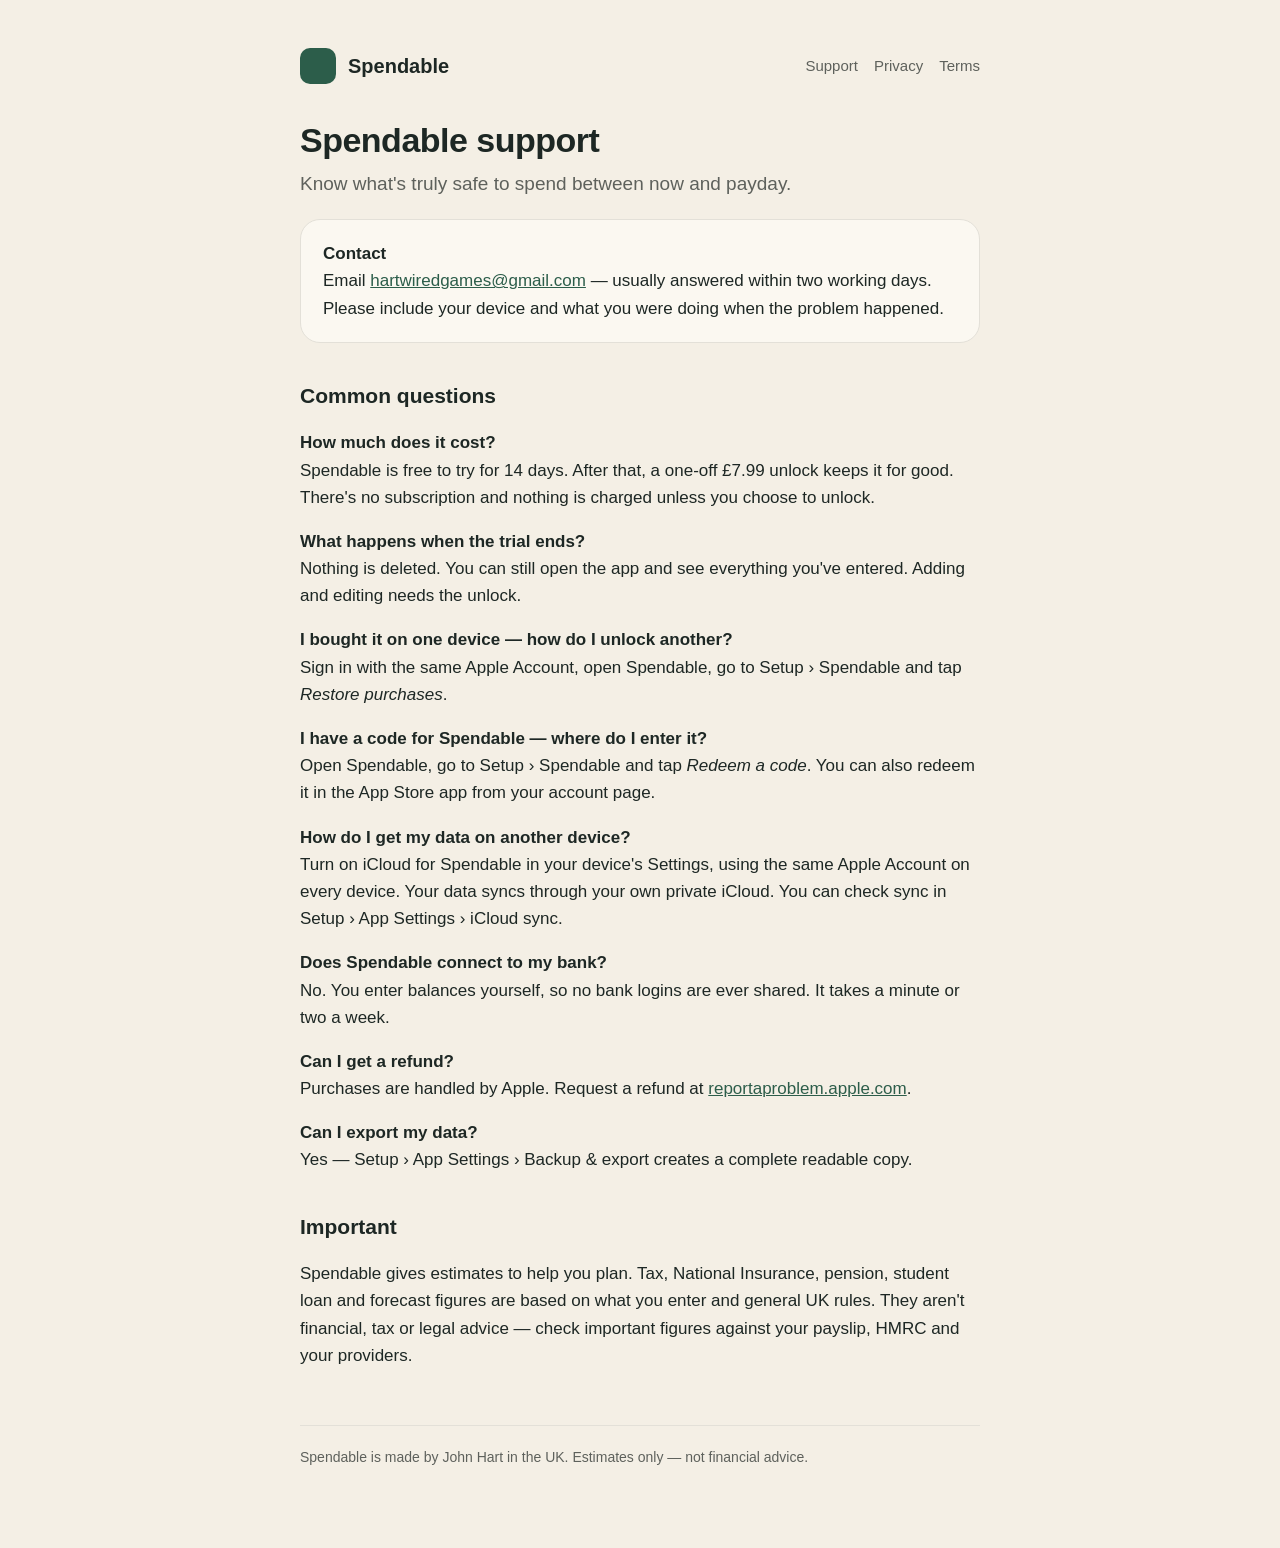
<file: index.html>
<!doctype html><html lang="en-GB"><head><meta charset="utf-8"><meta name="viewport" content="width=device-width,initial-scale=1"><link rel="stylesheet" href="style.css"><title>Spendable — Support</title><meta name="description" content="Help and contact for Spendable, the payday budget app."></head><body><main>
<header><span class="mark"></span><a href="index.html">Spendable</a><nav><a href="index.html">Support</a><a href="privacy.html">Privacy</a><a href="terms.html">Terms</a></nav></header>
<h1>Spendable support</h1>
<p class="lede">Know what's truly safe to spend between now and payday.</p>
<div class="card"><strong>Contact</strong><br>Email <a href="mailto:hartwiredgames@gmail.com">hartwiredgames@gmail.com</a> — usually answered within two working days. Please include your device and what you were doing when the problem happened.</div>

<h2>Common questions</h2>
<p><strong>How much does it cost?</strong><br>Spendable is free to try for 14 days. After that, a one-off £7.99 unlock keeps it for good. There's no subscription and nothing is charged unless you choose to unlock.</p>
<p><strong>What happens when the trial ends?</strong><br>Nothing is deleted. You can still open the app and see everything you've entered. Adding and editing needs the unlock.</p>
<p><strong>I bought it on one device — how do I unlock another?</strong><br>Sign in with the same Apple Account, open Spendable, go to Setup › Spendable and tap <em>Restore purchases</em>.</p>
<p><strong>I have a code for Spendable — where do I enter it?</strong><br>Open Spendable, go to Setup › Spendable and tap <em>Redeem a code</em>. You can also redeem it in the App Store app from your account page.</p>
<p><strong>How do I get my data on another device?</strong><br>Turn on iCloud for Spendable in your device's Settings, using the same Apple Account on every device. Your data syncs through your own private iCloud. You can check sync in Setup › App Settings › iCloud sync.</p>
<p><strong>Does Spendable connect to my bank?</strong><br>No. You enter balances yourself, so no bank logins are ever shared. It takes a minute or two a week.</p>
<p><strong>Can I get a refund?</strong><br>Purchases are handled by Apple. Request a refund at <a href="https://reportaproblem.apple.com">reportaproblem.apple.com</a>.</p>
<p><strong>Can I export my data?</strong><br>Yes — Setup › App Settings › Backup &amp; export creates a complete readable copy.</p>

<h2>Important</h2>
<p>Spendable gives estimates to help you plan. Tax, National Insurance, pension, student loan and forecast figures are based on what you enter and general UK rules. They aren't financial, tax or legal advice — check important figures against your payslip, HMRC and your providers.</p>
<footer>Spendable is made by John Hart in the UK. Estimates only — not financial advice.</footer></main></body></html>
</file>
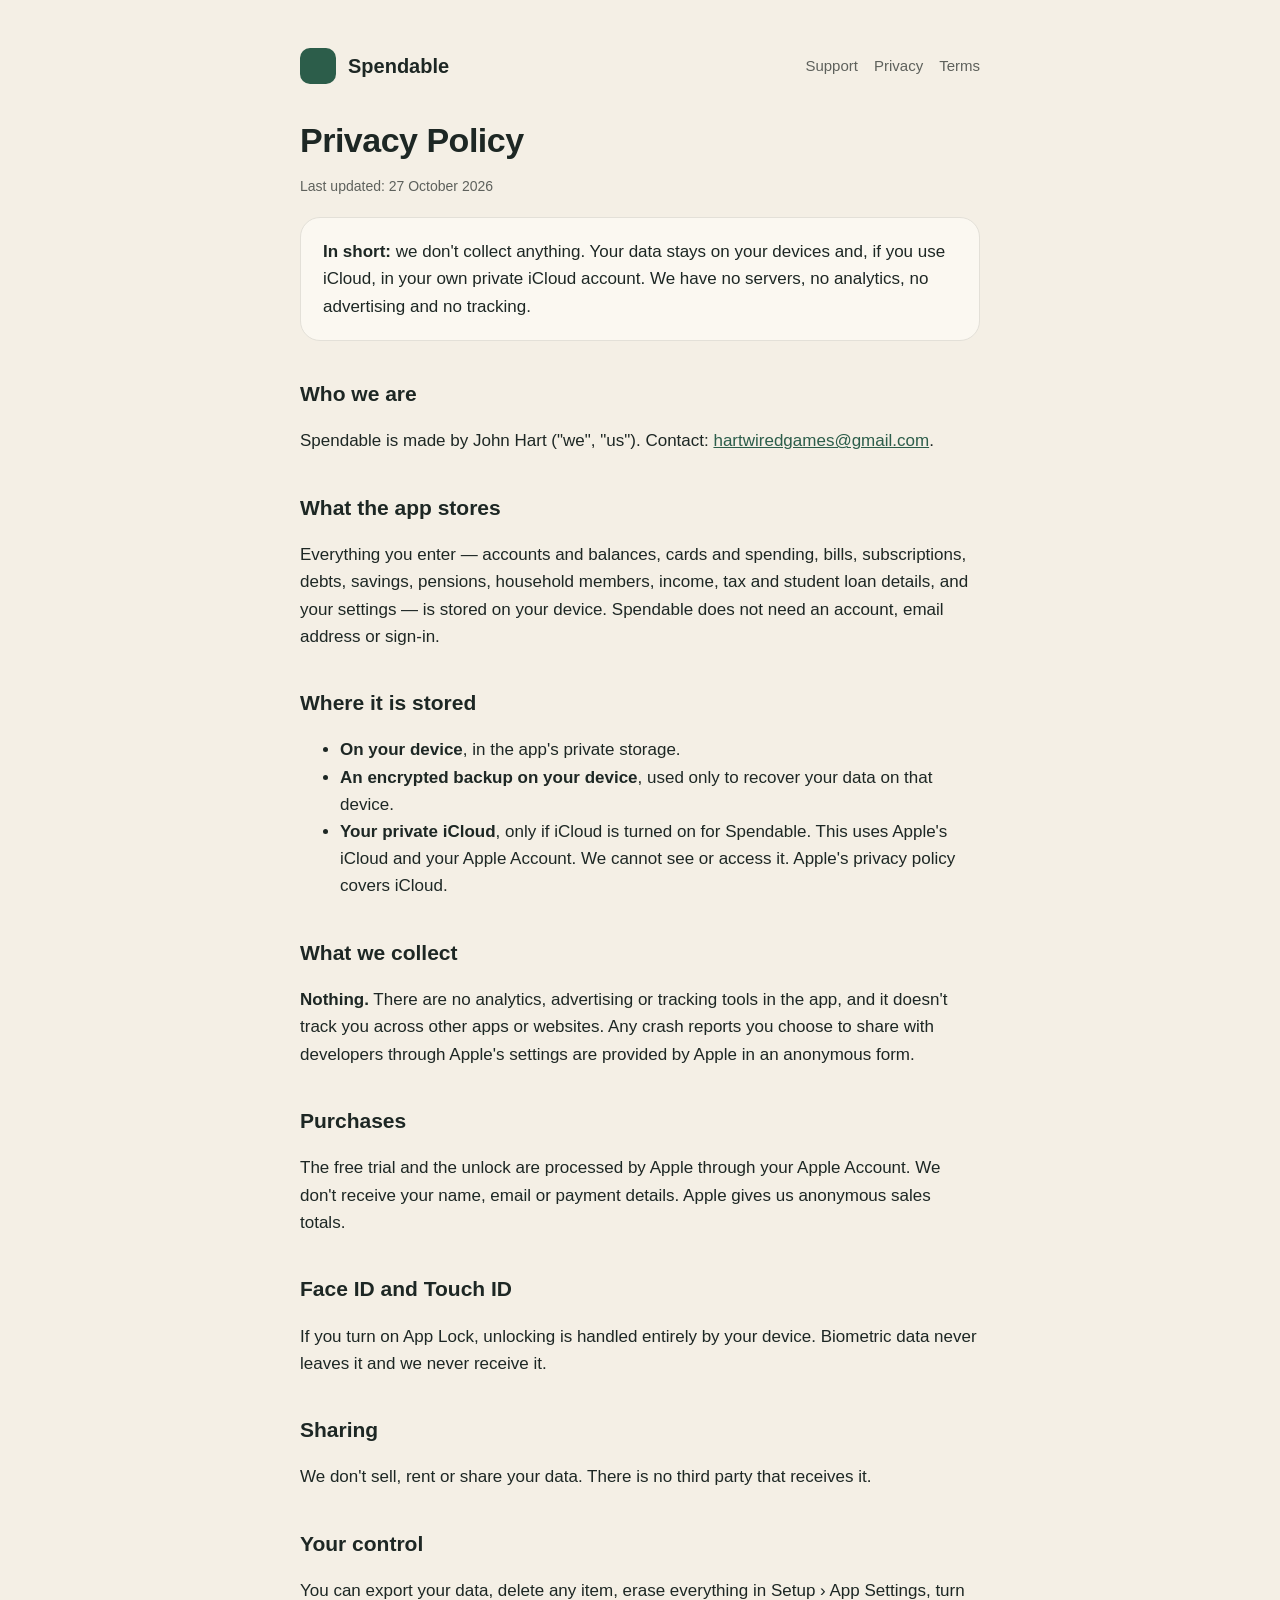
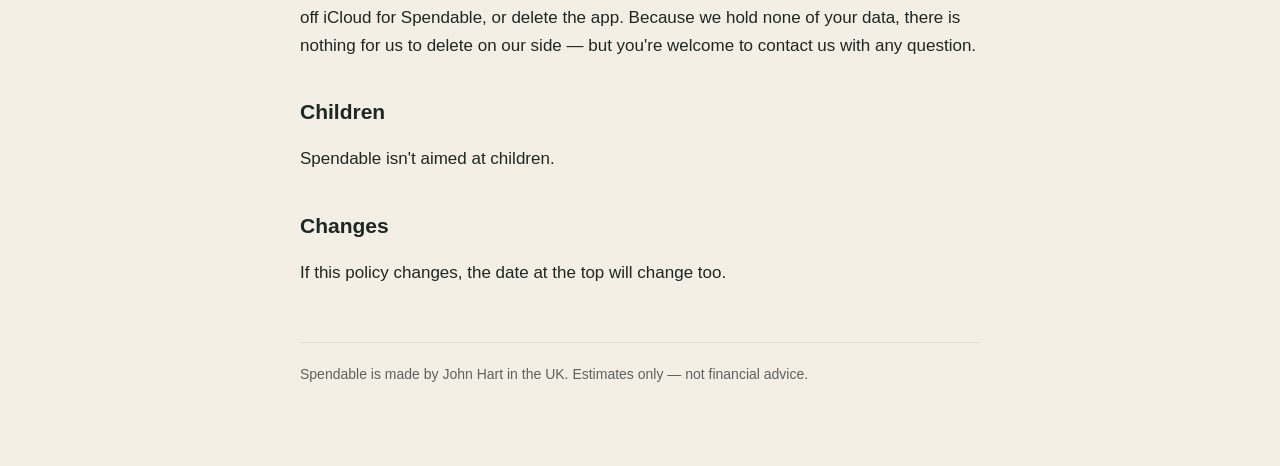
<file: privacy.html>
<!doctype html><html lang="en-GB"><head><meta charset="utf-8"><meta name="viewport" content="width=device-width,initial-scale=1"><link rel="stylesheet" href="style.css"><title>Spendable — Privacy Policy</title></head><body><main>
<header><span class="mark"></span><a href="index.html">Spendable</a><nav><a href="index.html">Support</a><a href="privacy.html">Privacy</a><a href="terms.html">Terms</a></nav></header>
<h1>Privacy Policy</h1>
<p class="small">Last updated: 27 October 2026</p>
<div class="card"><strong>In short:</strong> we don't collect anything. Your data stays on your devices and, if you use iCloud, in your own private iCloud account. We have no servers, no analytics, no advertising and no tracking.</div>

<h2>Who we are</h2>
<p>Spendable is made by John Hart ("we", "us"). Contact: <a href="mailto:hartwiredgames@gmail.com">hartwiredgames@gmail.com</a>.</p>

<h2>What the app stores</h2>
<p>Everything you enter — accounts and balances, cards and spending, bills, subscriptions, debts, savings, pensions, household members, income, tax and student loan details, and your settings — is stored on your device. Spendable does not need an account, email address or sign-in.</p>

<h2>Where it is stored</h2>
<ul>
<li><strong>On your device</strong>, in the app's private storage.</li>
<li><strong>An encrypted backup on your device</strong>, used only to recover your data on that device.</li>
<li><strong>Your private iCloud</strong>, only if iCloud is turned on for Spendable. This uses Apple's iCloud and your Apple Account. We cannot see or access it. Apple's privacy policy covers iCloud.</li>
</ul>

<h2>What we collect</h2>
<p><strong>Nothing.</strong> There are no analytics, advertising or tracking tools in the app, and it doesn't track you across other apps or websites. Any crash reports you choose to share with developers through Apple's settings are provided by Apple in an anonymous form.</p>

<h2>Purchases</h2>
<p>The free trial and the unlock are processed by Apple through your Apple Account. We don't receive your name, email or payment details. Apple gives us anonymous sales totals.</p>

<h2>Face ID and Touch ID</h2>
<p>If you turn on App Lock, unlocking is handled entirely by your device. Biometric data never leaves it and we never receive it.</p>

<h2>Sharing</h2>
<p>We don't sell, rent or share your data. There is no third party that receives it.</p>

<h2>Your control</h2>
<p>You can export your data, delete any item, erase everything in Setup › App Settings, turn off iCloud for Spendable, or delete the app. Because we hold none of your data, there is nothing for us to delete on our side — but you're welcome to contact us with any question.</p>

<h2>Children</h2>
<p>Spendable isn't aimed at children.</p>

<h2>Changes</h2>
<p>If this policy changes, the date at the top will change too.</p>
<footer>Spendable is made by John Hart in the UK. Estimates only — not financial advice.</footer></main></body></html>
</file>
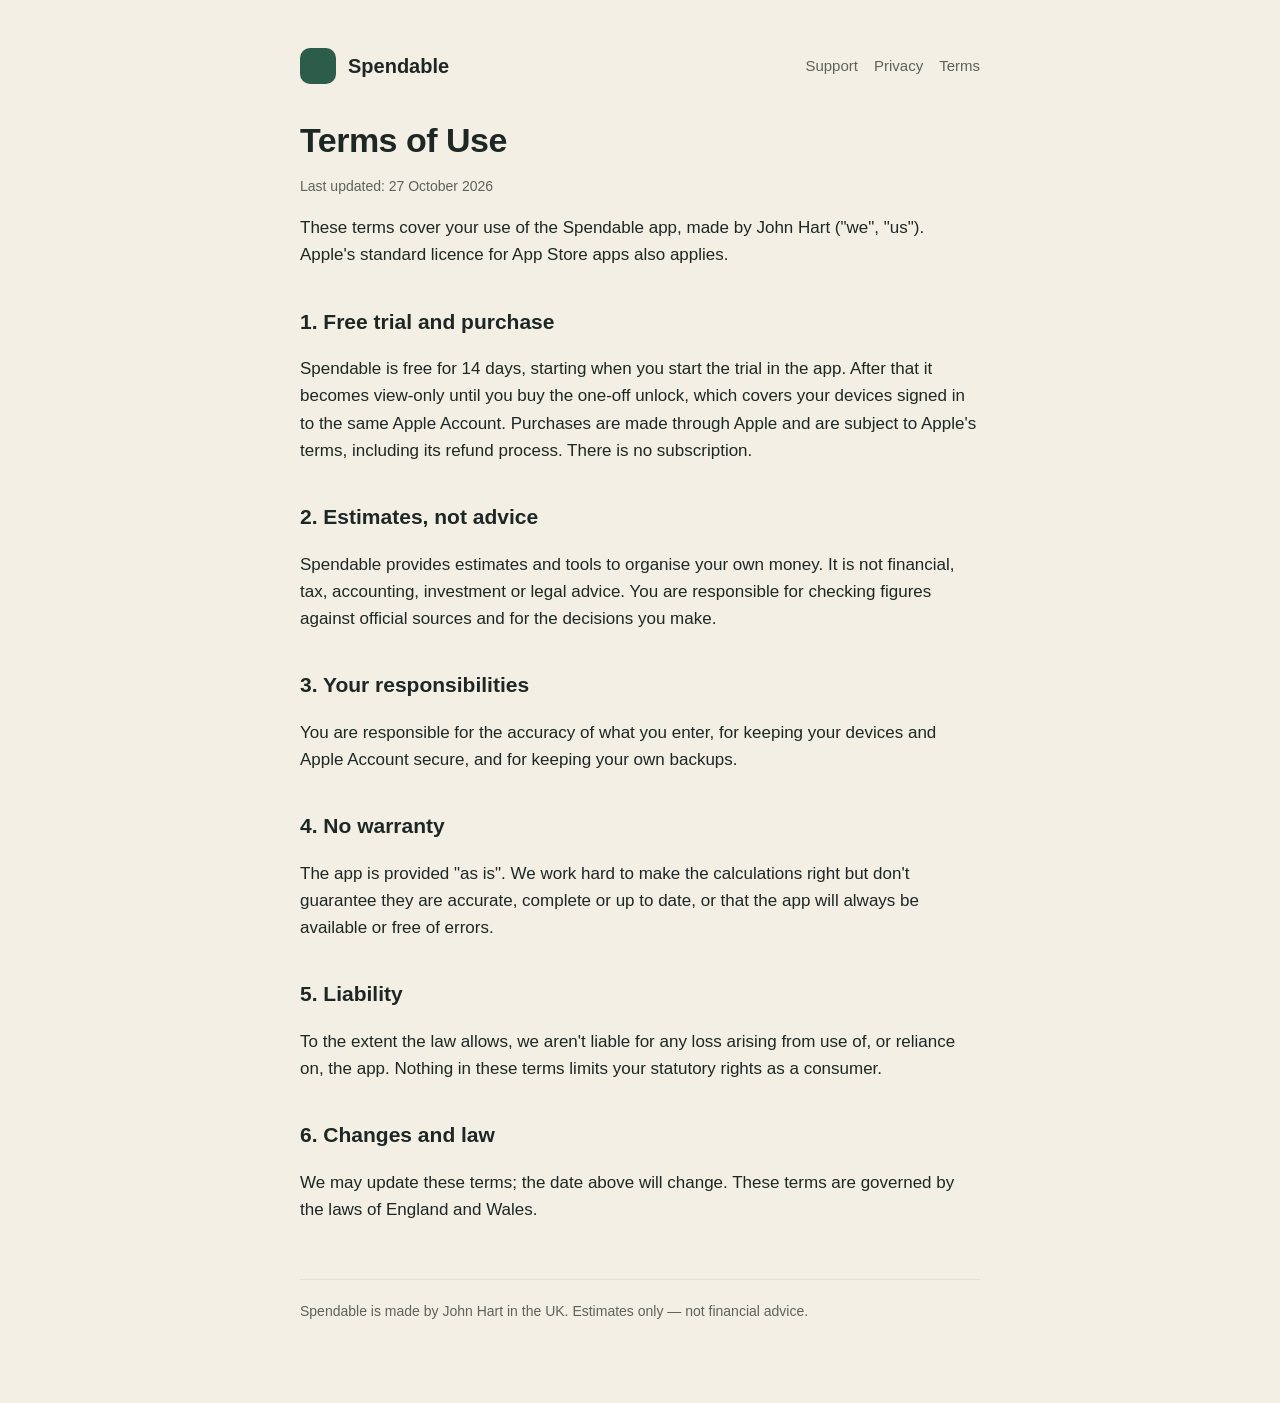
<file: terms.html>
<!doctype html><html lang="en-GB"><head><meta charset="utf-8"><meta name="viewport" content="width=device-width,initial-scale=1"><link rel="stylesheet" href="style.css"><title>Spendable — Terms of Use</title></head><body><main>
<header><span class="mark"></span><a href="index.html">Spendable</a><nav><a href="index.html">Support</a><a href="privacy.html">Privacy</a><a href="terms.html">Terms</a></nav></header>
<h1>Terms of Use</h1>
<p class="small">Last updated: 27 October 2026</p>
<p>These terms cover your use of the Spendable app, made by John Hart ("we", "us"). Apple's standard licence for App Store apps also applies.</p>

<h2>1. Free trial and purchase</h2>
<p>Spendable is free for 14 days, starting when you start the trial in the app. After that it becomes view-only until you buy the one-off unlock, which covers your devices signed in to the same Apple Account. Purchases are made through Apple and are subject to Apple's terms, including its refund process. There is no subscription.</p>

<h2>2. Estimates, not advice</h2>
<p>Spendable provides estimates and tools to organise your own money. It is not financial, tax, accounting, investment or legal advice. You are responsible for checking figures against official sources and for the decisions you make.</p>

<h2>3. Your responsibilities</h2>
<p>You are responsible for the accuracy of what you enter, for keeping your devices and Apple Account secure, and for keeping your own backups.</p>

<h2>4. No warranty</h2>
<p>The app is provided "as is". We work hard to make the calculations right but don't guarantee they are accurate, complete or up to date, or that the app will always be available or free of errors.</p>

<h2>5. Liability</h2>
<p>To the extent the law allows, we aren't liable for any loss arising from use of, or reliance on, the app. Nothing in these terms limits your statutory rights as a consumer.</p>

<h2>6. Changes and law</h2>
<p>We may update these terms; the date above will change. These terms are governed by the laws of England and Wales.</p>
<footer>Spendable is made by John Hart in the UK. Estimates only — not financial advice.</footer></main></body></html>
</file>
<file: style.css>
:root{--bg:#F4EFE5;--card:#FBF8F1;--ink:#1D2724;--muted:#5E615C;--green:#2C5D4A;--mint:#CFE0D2;--line:#E3E0D8}
@media (prefers-color-scheme:dark){:root{--bg:#191815;--card:#22211D;--ink:#ECEAE4;--muted:#A3A8A2;--green:#8CC3A6;--mint:#24392F;--line:#2F2E29}}
*{box-sizing:border-box}
body{margin:0;background:var(--bg);color:var(--ink);font:17px/1.6 -apple-system,BlinkMacSystemFont,"Segoe UI",sans-serif}
main{max-width:720px;margin:0 auto;padding:48px 20px 80px}
header{display:flex;align-items:center;gap:12px;margin-bottom:36px;flex-wrap:wrap}
header a{color:var(--ink);text-decoration:none;font-weight:600;font-size:20px}
.mark{width:36px;height:36px;border-radius:10px;background:var(--green);display:inline-block}
nav{margin-left:auto;display:flex;gap:16px;font-size:15px}
nav a{color:var(--muted);font-weight:500;font-size:15px}
h1{font-size:34px;line-height:1.2;margin:0 0 8px;letter-spacing:-.5px}
h2{font-size:21px;margin:36px 0 8px}
p,li{color:var(--ink)}
.lede{color:var(--muted);font-size:19px;margin-top:0}
.card{background:var(--card);border:1px solid var(--line);border-radius:20px;padding:20px 22px;margin:20px 0}
.small{color:var(--muted);font-size:14px}
a{color:var(--green)}
footer{margin-top:56px;color:var(--muted);font-size:14px;border-top:1px solid var(--line);padding-top:20px}
</file>
